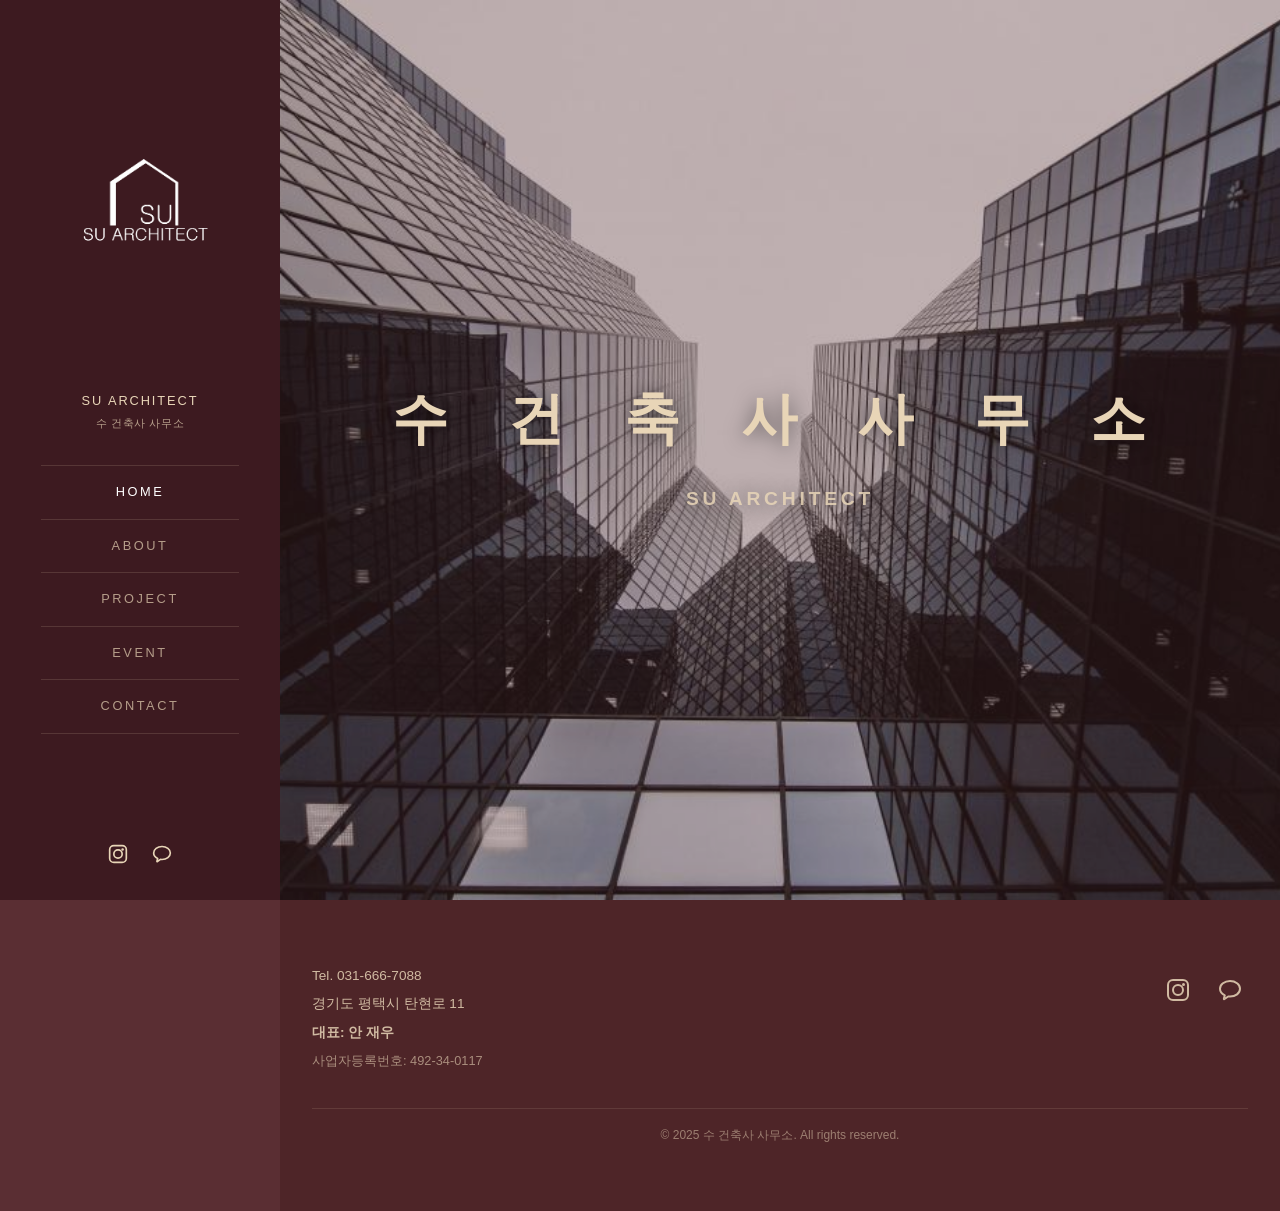
<file: index.html>
<!DOCTYPE html>
<html lang="ko">
<head>
  <meta charset="UTF-8">
  <meta name="viewport" content="width=device-width, initial-scale=1.0">
  <title>수 건축사 사무소 SU Architect | 평택·송탄 건축설계·감리·시공·인테리어</title>
  <meta name="description" content="평택 송탄에 위치한 수 건축사 사무소(SU Architect). 경기도·수도권 주택·근린생활시설·호텔 건축설계, 감리, 시공, 인테리어를 한 번에. 대표 안재우, Tel. 031-666-7088.">
  <meta name="keywords" content="수 건축사, SU Architect, 평택 건축사, 송탄 건축사, 경기도 건축설계, 수도권 건축사무소, 주택 설계, 단독주택 설계, 근린생활시설, 건축 감리, 건축 시공, 인테리어, 건설, 평택 인테리어">
  <meta name="author" content="수 건축사 사무소">
  <meta name="robots" content="index, follow">
  <meta name="theme-color" content="#4E2528">
  <link rel="canonical" href="https://www.su-space.com/">
  <link rel="icon" type="image/svg+xml" href="images/favicon.svg">
  <link rel="stylesheet" href="css/style.css">

  <!-- Open Graph -->
  <meta property="og:type" content="website">
  <meta property="og:site_name" content="수 건축사 사무소">
  <meta property="og:locale" content="ko_KR">
  <meta property="og:title" content="수 건축사 사무소 SU Architect | 평택·송탄 건축설계·감리·시공">
  <meta property="og:description" content="평택 송탄의 수 건축사 사무소. 경기도·수도권 주택·근린생활시설·호텔 설계, 감리, 시공, 인테리어를 한 번에.">
  <meta property="og:url" content="https://www.su-space.com/">
  <meta property="og:image" content="https://www.su-space.com/images/main.jpg">

  <!-- Twitter Card -->
  <meta name="twitter:card" content="summary_large_image">
  <meta name="twitter:title" content="수 건축사 사무소 SU Architect | 평택·송탄 건축설계·감리·시공">
  <meta name="twitter:description" content="평택 송탄의 수 건축사 사무소. 경기도·수도권 주택·근린생활시설·호텔 설계, 감리, 시공, 인테리어.">
  <meta name="twitter:image" content="https://www.su-space.com/images/main.jpg">

  <!-- Naver site verification placeholder (replace CONTENT after claiming the site in Naver Search Advisor) -->
  <!-- <meta name="naver-site-verification" content="YOUR_VERIFICATION_CODE"> -->
  <!-- Google site verification placeholder (replace CONTENT after claiming in Google Search Console) -->
  <!-- <meta name="google-site-verification" content="YOUR_VERIFICATION_CODE"> -->

  <!-- Structured Data: LocalBusiness / ArchitectureFirm -->
  <script type="application/ld+json">
  {
    "@context": "https://schema.org",
    "@type": ["LocalBusiness", "ProfessionalService"],
    "@id": "https://www.su-space.com/#organization",
    "name": "수 건축사 사무소",
    "alternateName": ["SU Architect", "수 건축사사무소"],
    "url": "https://www.su-space.com/",
    "logo": "https://www.su-space.com/images/logo.png",
    "image": "https://www.su-space.com/images/main.jpg",
    "description": "평택 송탄의 수 건축사 사무소. 경기도·수도권 지역의 주택, 근린생활시설, 호텔 등 건축설계·감리·시공·인테리어를 수행합니다.",
    "telephone": "+82-31-666-7088",
    "founder": "안 재우",
    "founder_alt": "Ahn Jae-woo",
    "foundingDate": "2021",
    "address": {
      "@type": "PostalAddress",
      "streetAddress": "탄현로 11",
      "addressLocality": "평택시",
      "addressRegion": "경기도",
      "addressCountry": "KR"
    },
    "areaServed": [
      { "@type": "City", "name": "평택시" },
      { "@type": "City", "name": "송탄" },
      { "@type": "AdministrativeArea", "name": "경기도" },
      { "@type": "AdministrativeArea", "name": "수도권" }
    ],
    "knowsAbout": [
      "건축설계", "건축 감리", "건축 시공", "인테리어",
      "단독주택", "주택 리모델링", "근린생활시설", "숙박시설", "호텔 설계"
    ],
    "sameAs": [
      "https://www.instagram.com/su_architect_/",
      "https://pf.kakao.com/_bUxlxan"
    ]
  }
  </script>
</head>
<body>

  <!-- No-JS fallback navigation -->
  <nav class="no-js-nav" aria-label="Main navigation (no-JS fallback)">
    <a href="index.html">Home</a>
    <a href="about.html">About</a>
    <a href="project.html">Project</a>
    <a href="event.html">Event</a>
    <a href="contact.html">Contact</a>
  </nav>

  <div class="site-layout">

    <!-- Sidebar -->
    <aside class="sidebar" aria-label="Site sidebar">
      <div class="sidebar-logo">
        <a href="index.html"><img src="images/logo.png" alt="SU Architect" class="sidebar-logo-img"></a>
      </div>
      <div class="sidebar-company">
        <div class="sidebar-company-en">SU Architect</div>
        <div class="sidebar-company-ko">수 건축사 사무소</div>
      </div>
      <nav class="sidebar-nav" aria-label="Main navigation">
        <a href="index.html" class="is-active">Home</a>
        <a href="about.html">About</a>
        <a href="project.html">Project</a>
        <a href="event.html">Event</a>
        <a href="contact.html">Contact</a>
      </nav>
      <div class="sidebar-social">
        <a href="https://www.instagram.com/su_architect_/" target="_blank" aria-label="Instagram">
          <svg viewBox="0 0 24 24" xmlns="http://www.w3.org/2000/svg"><rect x="2" y="2" width="20" height="20" rx="5" ry="5" fill="none" stroke="currentColor" stroke-width="2"/><circle cx="12" cy="12" r="5" fill="none" stroke="currentColor" stroke-width="2"/><circle cx="17.5" cy="6.5" r="1.5" fill="currentColor"/></svg>
        </a>
        <a href="https://pf.kakao.com/_bUxlxan" target="_blank" rel="noopener" class="kakao-link" aria-label="카카오톡 문의하기">
          <svg viewBox="0 0 24 24" xmlns="http://www.w3.org/2000/svg"><path d="M12 3C6.48 3 2 6.6 2 10.8c0 2.7 1.9 5.1 4.8 6.5l-.9 3.3c-.1.5.2.7.6.4l3.7-2.5c.6.1 1.2.1 1.8.1 5.5 0 10-3.4 10-7.8S17.5 3 12 3z" fill="none" stroke="currentColor" stroke-width="2" stroke-linejoin="round"/></svg>
        </a>
      </div>
    </aside>

    <!-- Hamburger Button (mobile) -->
    <button class="hamburger-btn" aria-label="Toggle navigation" aria-expanded="false">
      <div class="hamburger-icon"><span></span><span></span><span></span></div>
    </button>

    <!-- Navigation Overlay (mobile) -->
    <div class="nav-overlay" aria-hidden="true">
      <nav class="nav-links" aria-label="Main navigation">
        <a href="index.html">Home</a>
        <a href="about.html">About</a>
        <a href="project.html">Project</a>
        <a href="event.html">Event</a>
        <a href="contact.html">Contact</a>
      </nav>
    </div>

    <!-- Main Content -->
    <div class="main-content">
      <!-- Hero Section -->
      <section class="hero-section hero-with-bg">
        <h1 class="hero-title">수 건 축 사 사 무 소</h1>
        <p class="hero-subtitle">SU Architect</p>
      </section>

      <!-- Footer -->
      <footer class="site-footer">
        <div class="footer-inner">
          <div class="footer-top">
            <div class="footer-info">
              <p>Tel. 031-666-7088</p>
              <p>경기도 평택시 탄현로 11</p>
              <p class="footer-representative">대표: 안 재우</p>
              <p class="footer-registration">사업자등록번호: 492-34-0117</p>
            </div>
            <div class="footer-social">
              <a href="https://www.instagram.com/su_architect_/" target="_blank" class="social-link" aria-label="Instagram">
                <svg viewBox="0 0 24 24" xmlns="http://www.w3.org/2000/svg"><rect x="2" y="2" width="20" height="20" rx="5" ry="5" fill="none" stroke="currentColor" stroke-width="2"/><circle cx="12" cy="12" r="5" fill="none" stroke="currentColor" stroke-width="2"/><circle cx="17.5" cy="6.5" r="1.5" fill="currentColor"/></svg>
              </a>
              <a href="https://pf.kakao.com/_bUxlxan" target="_blank" rel="noopener" class="social-link social-link--kakao" aria-label="카카오톡 문의하기">
                <svg viewBox="0 0 24 24" xmlns="http://www.w3.org/2000/svg"><path d="M12 3C6.48 3 2 6.6 2 10.8c0 2.7 1.9 5.1 4.8 6.5l-.9 3.3c-.1.5.2.7.6.4l3.7-2.5c.6.1 1.2.1 1.8.1 5.5 0 10-3.4 10-7.8S17.5 3 12 3z" fill="none" stroke="currentColor" stroke-width="2" stroke-linejoin="round"/></svg>
              </a>
            </div>
          </div>
          <div class="footer-copyright">
            © 2025 수 건축사 사무소. All rights reserved.
          </div>
        </div>
      </footer>
    </div>

  </div>

  <script src="js/main.js"></script>
</body>
</html>
</file>
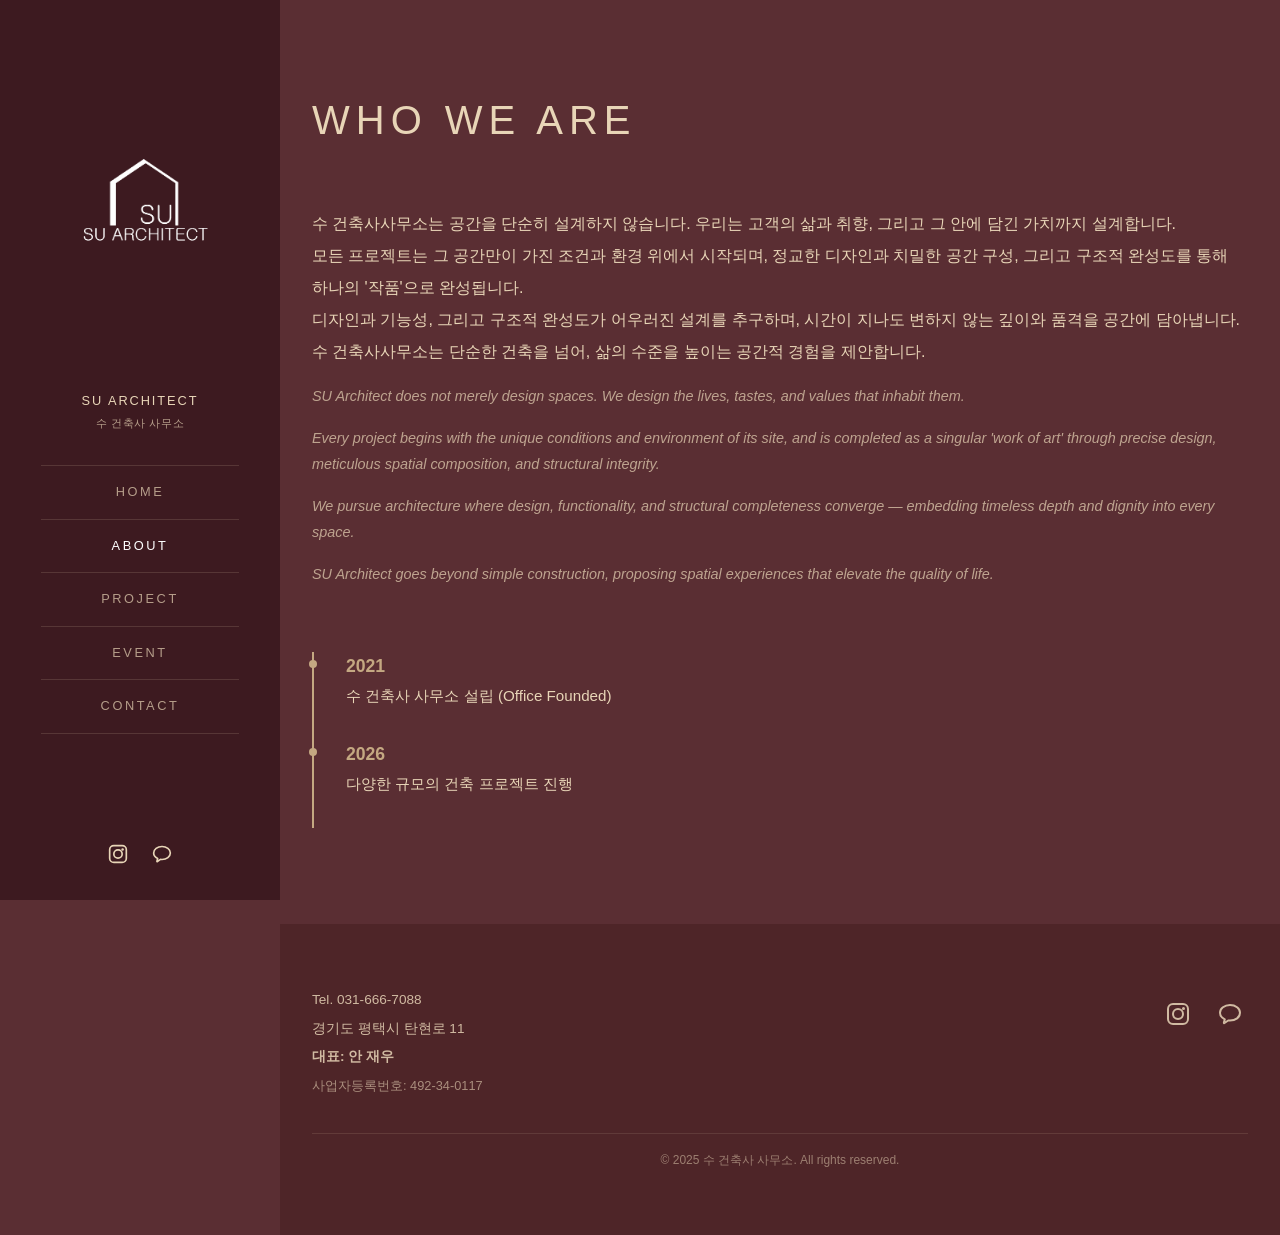
<file: about.html>
<!DOCTYPE html>
<html lang="ko">
<head>
  <meta charset="UTF-8">
  <meta name="viewport" content="width=device-width, initial-scale=1.0">
  <title>About | 수 건축사 사무소 SU Architect | 평택·송탄 건축사무소 소개</title>
  <meta name="description" content="2021년 설립, 평택 송탄의 수 건축사 사무소 소개. 대표 안재우. 경기도·수도권 주택·근린생활시설·호텔 건축설계·감리·시공·인테리어.">
  <meta name="keywords" content="수 건축사, SU Architect, 평택 건축사, 송탄 건축사, 경기도 건축설계, 수도권 건축사무소, 안재우, 건축사무소 소개">
  <meta name="author" content="수 건축사 사무소">
  <meta name="robots" content="index, follow">
  <meta name="theme-color" content="#4E2528">
  <link rel="canonical" href="https://www.su-space.com/about.html">
  <link rel="icon" type="image/svg+xml" href="images/favicon.svg">
  <link rel="stylesheet" href="css/style.css">

  <!-- Open Graph -->
  <meta property="og:type" content="website">
  <meta property="og:site_name" content="수 건축사 사무소">
  <meta property="og:locale" content="ko_KR">
  <meta property="og:title" content="About | 수 건축사 사무소 SU Architect">
  <meta property="og:description" content="2021년 설립, 평택 송탄의 수 건축사 사무소 소개. 경기도·수도권 주택·근린생활시설·호텔 건축설계·감리·시공·인테리어.">
  <meta property="og:url" content="https://www.su-space.com/about.html">
  <meta property="og:image" content="https://www.su-space.com/images/main.jpg">

  <!-- Twitter Card -->
  <meta name="twitter:card" content="summary_large_image">
  <meta name="twitter:title" content="About | 수 건축사 사무소 SU Architect">
  <meta name="twitter:description" content="2021년 설립, 평택 송탄의 수 건축사 사무소. 경기도·수도권 주택·근린생활시설 건축설계·감리·시공.">
  <meta name="twitter:image" content="https://www.su-space.com/images/main.jpg">
</head>
<body>

  <!-- No-JS fallback navigation -->
  <nav class="no-js-nav" aria-label="Main navigation (no-JS fallback)">
    <a href="index.html">Home</a>
    <a href="about.html">About</a>
    <a href="project.html">Project</a>
    <a href="event.html">Event</a>
    <a href="contact.html">Contact</a>
  </nav>

  <div class="site-layout">

    <!-- Sidebar -->
    <aside class="sidebar" aria-label="Site sidebar">
      <div class="sidebar-logo">
        <a href="index.html"><img src="images/logo.png" alt="SU Architect" class="sidebar-logo-img"></a>
      </div>
      <div class="sidebar-company">
        <div class="sidebar-company-en">SU Architect</div>
        <div class="sidebar-company-ko">수 건축사 사무소</div>
      </div>
      <nav class="sidebar-nav" aria-label="Main navigation">
        <a href="index.html">Home</a>
        <a href="about.html" class="is-active">About</a>
        <a href="project.html">Project</a>
        <a href="event.html">Event</a>
        <a href="contact.html">Contact</a>
      </nav>
      <div class="sidebar-social">
        <a href="https://www.instagram.com/su_architect_/" target="_blank" aria-label="Instagram">
          <svg viewBox="0 0 24 24" xmlns="http://www.w3.org/2000/svg"><rect x="2" y="2" width="20" height="20" rx="5" ry="5" fill="none" stroke="currentColor" stroke-width="2"/><circle cx="12" cy="12" r="5" fill="none" stroke="currentColor" stroke-width="2"/><circle cx="17.5" cy="6.5" r="1.5" fill="currentColor"/></svg>
        </a>
        <a href="https://pf.kakao.com/_bUxlxan" target="_blank" rel="noopener" class="kakao-link" aria-label="카카오톡 문의하기">
          <svg viewBox="0 0 24 24" xmlns="http://www.w3.org/2000/svg"><path d="M12 3C6.48 3 2 6.6 2 10.8c0 2.7 1.9 5.1 4.8 6.5l-.9 3.3c-.1.5.2.7.6.4l3.7-2.5c.6.1 1.2.1 1.8.1 5.5 0 10-3.4 10-7.8S17.5 3 12 3z" fill="none" stroke="currentColor" stroke-width="2" stroke-linejoin="round"/></svg>
        </a>
      </div>
    </aside>

    <!-- Hamburger Button (mobile) -->
    <button class="hamburger-btn" aria-label="Toggle navigation" aria-expanded="false">
      <div class="hamburger-icon"><span></span><span></span><span></span></div>
    </button>

    <!-- Navigation Overlay (mobile) -->
    <div class="nav-overlay" aria-hidden="true">
      <nav class="nav-links" aria-label="Main navigation">
        <a href="index.html">Home</a>
        <a href="about.html">About</a>
        <a href="project.html">Project</a>
        <a href="event.html">Event</a>
        <a href="contact.html">Contact</a>
      </nav>
    </div>

    <!-- Main Content -->
    <div class="main-content">
      <section class="page-section">
        <h1 class="section-header">WHO WE ARE</h1>

        <div class="about-content">
          <div>
            <p class="about-description">
              수 건축사사무소는 공간을 단순히 설계하지 않습니다.
              우리는 고객의 삶과 취향, 그리고 그 안에 담긴 가치까지 설계합니다.
            </p>
            <p class="about-description">
              모든 프로젝트는 그 공간만이 가진 조건과 환경 위에서 시작되며, 정교한 디자인과 치밀한 공간 구성, 그리고 구조적 완성도를 통해 하나의 '작품'으로 완성됩니다.
            </p>
            <p class="about-description">
              디자인과 기능성, 그리고 구조적 완성도가 어우러진 설계를 추구하며, 시간이 지나도 변하지 않는 깊이와 품격을 공간에 담아냅니다.
            </p>
            <p class="about-description">
              수 건축사사무소는 단순한 건축을 넘어, 삶의 수준을 높이는 공간적 경험을 제안합니다.
            </p>
            <p class="about-description-en">
              SU Architect does not merely design spaces.
              We design the lives, tastes, and values that inhabit them.
            </p>
            <p class="about-description-en">
              Every project begins with the unique conditions and environment of its site, and is completed as a singular 'work of art' through precise design, meticulous spatial composition, and structural integrity.
            </p>
            <p class="about-description-en">
              We pursue architecture where design, functionality, and structural completeness converge — embedding timeless depth and dignity into every space.
            </p>
            <p class="about-description-en">
              SU Architect goes beyond simple construction, proposing spatial experiences that elevate the quality of life.
            </p>
          </div>

          <div class="about-timeline">
            <div class="timeline-item">
              <div class="timeline-year">2021</div>
              <div class="timeline-desc">수 건축사 사무소 설립 (Office Founded)</div>
            </div>
            <div class="timeline-item">
              <div class="timeline-year">2026</div>
              <div class="timeline-desc">다양한 규모의 건축 프로젝트 진행</div>
            </div>
          </div>
        </div>
      </section>

      <!-- Footer -->
      <footer class="site-footer">
        <div class="footer-inner">
          <div class="footer-top">
            <div class="footer-info">
              <p>Tel. 031-666-7088</p>
              <p>경기도 평택시 탄현로 11</p>
              <p class="footer-representative">대표: 안 재우</p>
              <p class="footer-registration">사업자등록번호: 492-34-0117</p>
            </div>
            <div class="footer-social">
              <a href="https://www.instagram.com/su_architect_/" target="_blank" class="social-link" aria-label="Instagram">
                <svg viewBox="0 0 24 24" xmlns="http://www.w3.org/2000/svg"><rect x="2" y="2" width="20" height="20" rx="5" ry="5" fill="none" stroke="currentColor" stroke-width="2"/><circle cx="12" cy="12" r="5" fill="none" stroke="currentColor" stroke-width="2"/><circle cx="17.5" cy="6.5" r="1.5" fill="currentColor"/></svg>
              </a>
              <a href="https://pf.kakao.com/_bUxlxan" target="_blank" rel="noopener" class="social-link social-link--kakao" aria-label="카카오톡 문의하기">
                <svg viewBox="0 0 24 24" xmlns="http://www.w3.org/2000/svg"><path d="M12 3C6.48 3 2 6.6 2 10.8c0 2.7 1.9 5.1 4.8 6.5l-.9 3.3c-.1.5.2.7.6.4l3.7-2.5c.6.1 1.2.1 1.8.1 5.5 0 10-3.4 10-7.8S17.5 3 12 3z" fill="none" stroke="currentColor" stroke-width="2" stroke-linejoin="round"/></svg>
              </a>
            </div>
          </div>
          <div class="footer-copyright">
            © 2025 수 건축사 사무소. All rights reserved.
          </div>
        </div>
      </footer>
    </div>

  </div>

  <script src="js/main.js"></script>
</body>
</html>
</file>
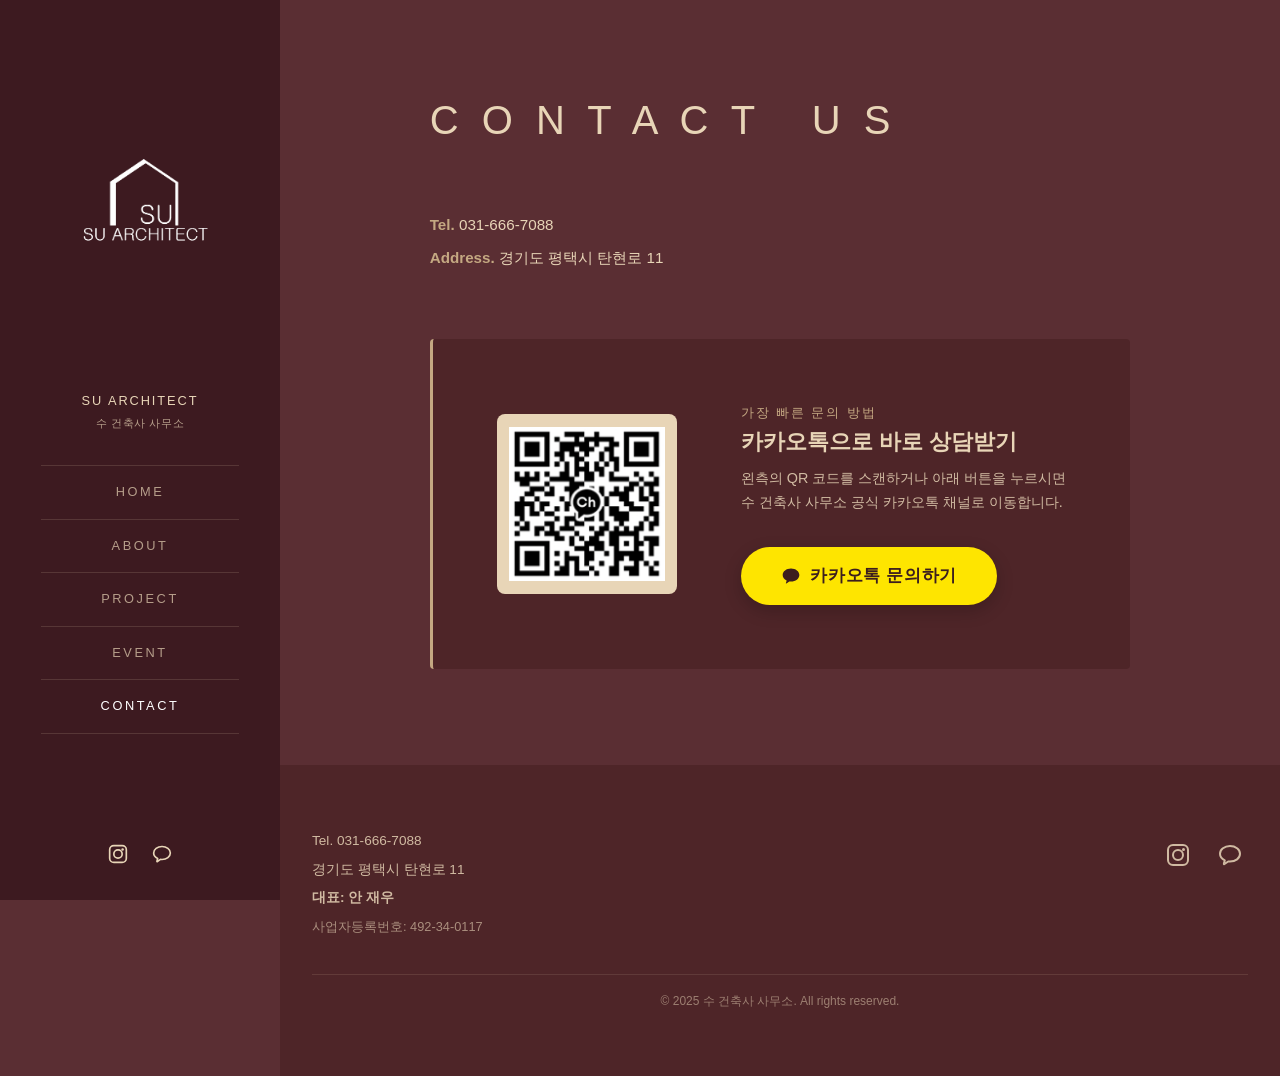
<file: contact.html>
<!DOCTYPE html>
<html lang="ko">
<head>
  <meta charset="UTF-8">
  <meta name="viewport" content="width=device-width, initial-scale=1.0">
  <title>Contact | 수 건축사 사무소 SU Architect | 평택 송탄 건축사무소 문의</title>
  <meta name="description" content="평택 송탄 탄현로 11에 위치한 수 건축사 사무소. Tel. 031-666-7088. 카카오톡 채널로 바로 상담받으세요. 대표 안재우.">
  <meta name="keywords" content="수 건축사 연락처, 평택 건축사무소 문의, 송탄 건축사 전화, 경기도 건축설계 상담, 수 건축사 카카오톡, 안재우, 평택 탄현로">
  <meta name="author" content="수 건축사 사무소">
  <meta name="robots" content="index, follow">
  <meta name="theme-color" content="#4E2528">
  <link rel="canonical" href="https://www.su-space.com/contact.html">
  <link rel="icon" type="image/svg+xml" href="images/favicon.svg">
  <link rel="stylesheet" href="css/style.css">

  <!-- Open Graph -->
  <meta property="og:type" content="website">
  <meta property="og:site_name" content="수 건축사 사무소">
  <meta property="og:locale" content="ko_KR">
  <meta property="og:title" content="Contact | 수 건축사 사무소 SU Architect">
  <meta property="og:description" content="평택 송탄 탄현로 11. Tel. 031-666-7088. 카카오톡 채널로 바로 상담 가능.">
  <meta property="og:url" content="https://www.su-space.com/contact.html">
  <meta property="og:image" content="https://www.su-space.com/images/main.jpg">

  <!-- Twitter Card -->
  <meta name="twitter:card" content="summary_large_image">
  <meta name="twitter:title" content="Contact | 수 건축사 사무소 SU Architect">
  <meta name="twitter:description" content="평택 송탄 탄현로 11. Tel. 031-666-7088. 카카오톡 채널로 바로 상담 가능.">
  <meta name="twitter:image" content="https://www.su-space.com/images/main.jpg">
</head>
<body>

  <!-- No-JS fallback navigation -->
  <nav class="no-js-nav" aria-label="Main navigation (no-JS fallback)">
    <a href="index.html">Home</a>
    <a href="about.html">About</a>
    <a href="project.html">Project</a>
    <a href="event.html">Event</a>
    <a href="contact.html">Contact</a>
  </nav>

  <div class="site-layout">

    <!-- Sidebar -->
    <aside class="sidebar" aria-label="Site sidebar">
      <div class="sidebar-logo">
        <a href="index.html"><img src="images/logo.png" alt="SU Architect" class="sidebar-logo-img"></a>
      </div>
      <div class="sidebar-company">
        <div class="sidebar-company-en">SU Architect</div>
        <div class="sidebar-company-ko">수 건축사 사무소</div>
      </div>
      <nav class="sidebar-nav" aria-label="Main navigation">
        <a href="index.html">Home</a>
        <a href="about.html">About</a>
        <a href="project.html">Project</a>
        <a href="event.html">Event</a>
        <a href="contact.html" class="is-active">Contact</a>
      </nav>
      <div class="sidebar-social">
        <a href="https://www.instagram.com/su_architect_/" target="_blank" aria-label="Instagram">
          <svg viewBox="0 0 24 24" xmlns="http://www.w3.org/2000/svg"><rect x="2" y="2" width="20" height="20" rx="5" ry="5" fill="none" stroke="currentColor" stroke-width="2"/><circle cx="12" cy="12" r="5" fill="none" stroke="currentColor" stroke-width="2"/><circle cx="17.5" cy="6.5" r="1.5" fill="currentColor"/></svg>
        </a>
        <a href="https://pf.kakao.com/_bUxlxan" target="_blank" rel="noopener" class="kakao-link" aria-label="카카오톡 문의하기">
          <svg viewBox="0 0 24 24" xmlns="http://www.w3.org/2000/svg"><path d="M12 3C6.48 3 2 6.6 2 10.8c0 2.7 1.9 5.1 4.8 6.5l-.9 3.3c-.1.5.2.7.6.4l3.7-2.5c.6.1 1.2.1 1.8.1 5.5 0 10-3.4 10-7.8S17.5 3 12 3z" fill="none" stroke="currentColor" stroke-width="2" stroke-linejoin="round"/></svg>
        </a>
      </div>
    </aside>

    <!-- Hamburger Button (mobile) -->
    <button class="hamburger-btn" aria-label="Toggle navigation" aria-expanded="false">
      <div class="hamburger-icon"><span></span><span></span><span></span></div>
    </button>

    <!-- Navigation Overlay (mobile) -->
    <div class="nav-overlay" aria-hidden="true">
      <nav class="nav-links" aria-label="Main navigation">
        <a href="index.html">Home</a>
        <a href="about.html">About</a>
        <a href="project.html">Project</a>
        <a href="event.html">Event</a>
        <a href="contact.html">Contact</a>
      </nav>
    </div>

    <!-- Main Content -->
    <div class="main-content">
      <section class="page-section contact-page">
        <h1 class="section-header">C O N T A C T &nbsp; U S</h1>

        <div class="contact-info">
          <p><span class="contact-label">Tel.</span> 031-666-7088</p>
          <p><span class="contact-label">Address.</span> 경기도 평택시 탄현로 11</p>
        </div>

        <div class="kakao-contact">
          <div class="kakao-contact-media">
            <img src="images/kakaochannel.png" alt="카카오톡 채널 QR" class="kakao-contact-img">
          </div>
          <div class="kakao-contact-body">
            <p class="kakao-contact-lead">가장 빠른 문의 방법</p>
            <h2 class="kakao-contact-title">카카오톡으로 바로 상담받기</h2>
            <p class="kakao-contact-desc">
              왼측의 QR 코드를 스캔하거나 아래 버튼을 누르시면
              <br>수 건축사 사무소 공식 카카오톡 채널로 이동합니다.
            </p>
            <a href="https://pf.kakao.com/_bUxlxan" target="_blank" rel="noopener" class="kakao-cta kakao-cta--lg">
              <span class="kakao-cta-icon" aria-hidden="true">
                <svg viewBox="0 0 24 24" xmlns="http://www.w3.org/2000/svg" fill="currentColor">
                  <path d="M12 3C6.48 3 2 6.48 2 10.8c0 2.79 1.9 5.24 4.76 6.63-.21.78-.76 2.84-.87 3.28-.14.55.2.54.42.39.17-.11 2.7-1.84 3.79-2.58.62.09 1.25.14 1.9.14 5.52 0 10-3.48 10-7.86S17.52 3 12 3z"/>
                </svg>
              </span>
              카카오톡 문의하기
            </a>
          </div>
        </div>
      </section>

      <!-- Footer -->
      <footer class="site-footer">
        <div class="footer-inner">
          <div class="footer-top">
            <div class="footer-info">
              <p>Tel. 031-666-7088</p>
              <p>경기도 평택시 탄현로 11</p>
              <p class="footer-representative">대표: 안 재우</p>
              <p class="footer-registration">사업자등록번호: 492-34-0117</p>
            </div>
            <div class="footer-social">
              <a href="https://www.instagram.com/su_architect_/" target="_blank" class="social-link" aria-label="Instagram">
                <svg viewBox="0 0 24 24" xmlns="http://www.w3.org/2000/svg"><rect x="2" y="2" width="20" height="20" rx="5" ry="5" fill="none" stroke="currentColor" stroke-width="2"/><circle cx="12" cy="12" r="5" fill="none" stroke="currentColor" stroke-width="2"/><circle cx="17.5" cy="6.5" r="1.5" fill="currentColor"/></svg>
              </a>
              <a href="https://pf.kakao.com/_bUxlxan" target="_blank" rel="noopener" class="social-link social-link--kakao" aria-label="카카오톡 문의하기">
                <svg viewBox="0 0 24 24" xmlns="http://www.w3.org/2000/svg"><path d="M12 3C6.48 3 2 6.6 2 10.8c0 2.7 1.9 5.1 4.8 6.5l-.9 3.3c-.1.5.2.7.6.4l3.7-2.5c.6.1 1.2.1 1.8.1 5.5 0 10-3.4 10-7.8S17.5 3 12 3z" fill="none" stroke="currentColor" stroke-width="2" stroke-linejoin="round"/></svg>
              </a>
            </div>
          </div>
          <div class="footer-copyright">
            © 2025 수 건축사 사무소. All rights reserved.
          </div>
        </div>
      </footer>
    </div>

  </div>

  <script src="js/main.js"></script>
</body>
</html>
</file>
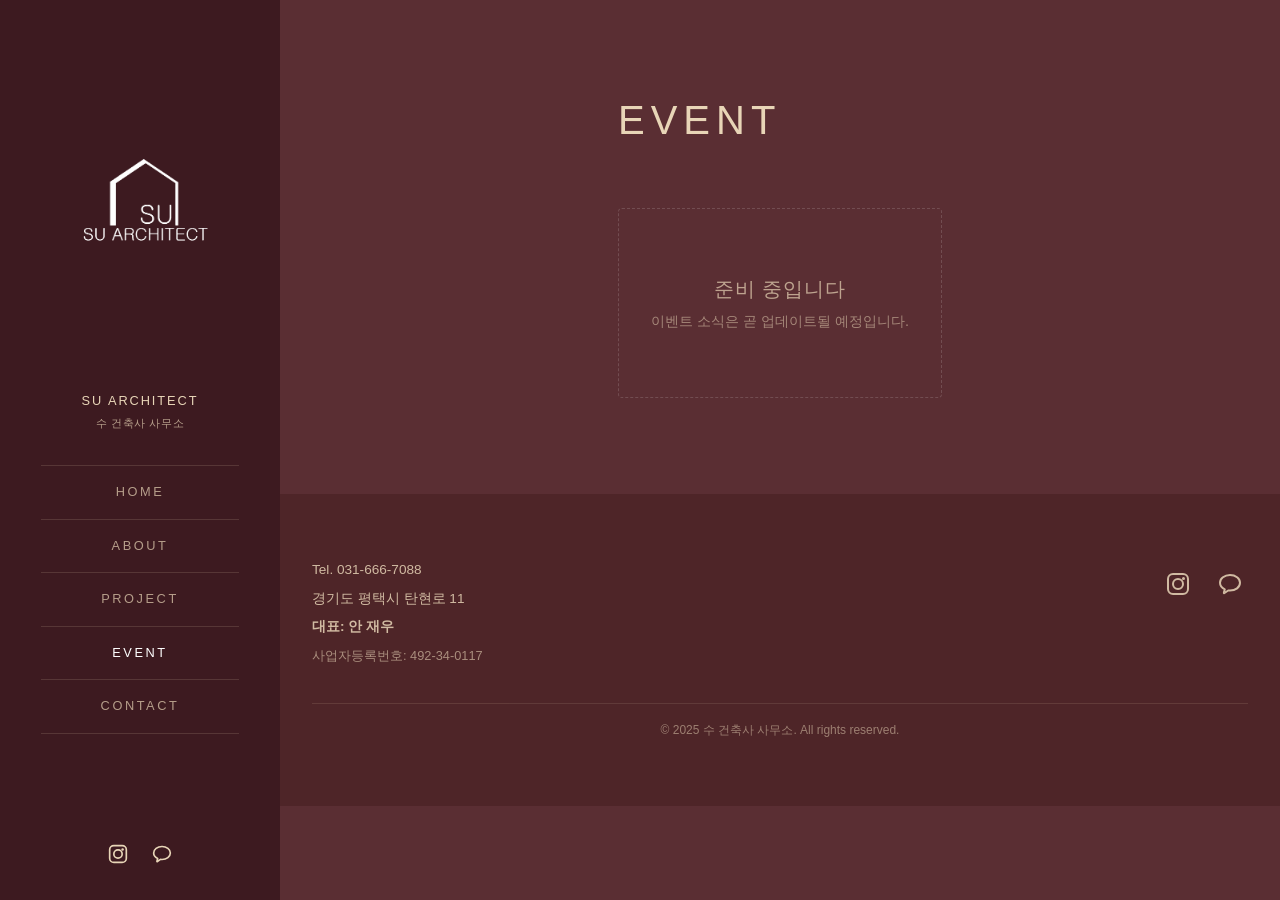
<file: event.html>
<!DOCTYPE html>
<html lang="ko">
<head>
  <meta charset="UTF-8">
  <meta name="viewport" content="width=device-width, initial-scale=1.0">
  <title>Event | 수 건축사 사무소 SU Architect | 평택 건축사무소 소식·이벤트</title>
  <meta name="description" content="수 건축사 사무소의 이벤트, 공지, 프로젝트 착공·준공 소식 안내 페이지. 평택·경기도·수도권 건축 현장 이야기를 전합니다.">
  <meta name="keywords" content="수 건축사 소식, 평택 건축사무소 이벤트, 송탄 건축 공지, 건축 착공, 준공, 대한민국 건축대전, 수도권 건축 현장">
  <meta name="author" content="수 건축사 사무소">
  <meta name="robots" content="index, follow">
  <meta name="theme-color" content="#4E2528">
  <link rel="canonical" href="https://www.su-space.com/event.html">
  <link rel="icon" type="image/svg+xml" href="images/favicon.svg">
  <link rel="stylesheet" href="css/style.css">

  <!-- Open Graph -->
  <meta property="og:type" content="website">
  <meta property="og:site_name" content="수 건축사 사무소">
  <meta property="og:locale" content="ko_KR">
  <meta property="og:title" content="Event | 수 건축사 사무소 SU Architect">
  <meta property="og:description" content="평택·경기도·수도권 건축 현장 이야기와 수 건축사 사무소의 최신 소식.">
  <meta property="og:url" content="https://www.su-space.com/event.html">
  <meta property="og:image" content="https://www.su-space.com/images/main.jpg">

  <!-- Twitter Card -->
  <meta name="twitter:card" content="summary_large_image">
  <meta name="twitter:title" content="Event | 수 건축사 사무소 SU Architect">
  <meta name="twitter:description" content="평택·경기도·수도권 건축 현장 이야기와 수 건축사 사무소의 최신 소식.">
  <meta name="twitter:image" content="https://www.su-space.com/images/main.jpg">
</head>
<body>

  <!-- No-JS fallback navigation -->
  <nav class="no-js-nav" aria-label="Main navigation (no-JS fallback)">
    <a href="index.html">Home</a>
    <a href="about.html">About</a>
    <a href="project.html">Project</a>
    <a href="event.html">Event</a>
    <a href="contact.html">Contact</a>
  </nav>

  <div class="site-layout">

    <!-- Sidebar -->
    <aside class="sidebar" aria-label="Site sidebar">
      <div class="sidebar-logo">
        <a href="index.html"><img src="images/logo.png" alt="SU Architect" class="sidebar-logo-img"></a>
      </div>
      <div class="sidebar-company">
        <div class="sidebar-company-en">SU Architect</div>
        <div class="sidebar-company-ko">수 건축사 사무소</div>
      </div>
      <nav class="sidebar-nav" aria-label="Main navigation">
        <a href="index.html">Home</a>
        <a href="about.html">About</a>
        <a href="project.html">Project</a>
        <a href="event.html" class="is-active">Event</a>
        <a href="contact.html">Contact</a>
      </nav>
      <div class="sidebar-social">
        <a href="https://www.instagram.com/su_architect_/" target="_blank" aria-label="Instagram">
          <svg viewBox="0 0 24 24" xmlns="http://www.w3.org/2000/svg"><rect x="2" y="2" width="20" height="20" rx="5" ry="5" fill="none" stroke="currentColor" stroke-width="2"/><circle cx="12" cy="12" r="5" fill="none" stroke="currentColor" stroke-width="2"/><circle cx="17.5" cy="6.5" r="1.5" fill="currentColor"/></svg>
        </a>
        <a href="https://pf.kakao.com/_bUxlxan" target="_blank" rel="noopener" class="kakao-link" aria-label="카카오톡 문의하기">
          <svg viewBox="0 0 24 24" xmlns="http://www.w3.org/2000/svg"><path d="M12 3C6.48 3 2 6.6 2 10.8c0 2.7 1.9 5.1 4.8 6.5l-.9 3.3c-.1.5.2.7.6.4l3.7-2.5c.6.1 1.2.1 1.8.1 5.5 0 10-3.4 10-7.8S17.5 3 12 3z" fill="none" stroke="currentColor" stroke-width="2" stroke-linejoin="round"/></svg>
        </a>
      </div>
    </aside>

    <!-- Hamburger Button (mobile) -->
    <button class="hamburger-btn" aria-label="Toggle navigation" aria-expanded="false">
      <div class="hamburger-icon"><span></span><span></span><span></span></div>
    </button>

    <!-- Navigation Overlay (mobile) -->
    <div class="nav-overlay" aria-hidden="true">
      <nav class="nav-links" aria-label="Main navigation">
        <a href="index.html">Home</a>
        <a href="about.html">About</a>
        <a href="project.html">Project</a>
        <a href="event.html">Event</a>
        <a href="contact.html">Contact</a>
      </nav>
    </div>

    <!-- Main Content -->
    <div class="main-content">
      <section class="page-section">
        <h1 class="section-header">EVENT</h1>

        <div class="blog-list" id="blogList">
          <!-- 투고 준비 중 안내 (추후 블로그 카드 추가 예정) -->
          <div class="blog-empty" role="status" aria-live="polite">
            <p class="blog-empty-title">준비 중입니다</p>
            <p class="blog-empty-desc">이벤트 소식은 곧 업데이트될 예정입니다.</p>
          </div>
        </div>
      </section>

      <!-- Blog Modal -->
      <div class="blog-modal" id="blogModal" aria-hidden="true">
        <div class="blog-modal-backdrop"></div>
        <div class="blog-modal-content">
          <button class="blog-modal-close" aria-label="닫기">&times;</button>
          <div class="blog-modal-body">
            <div class="blog-modal-image" id="blogModalImages"></div>
            <div class="blog-modal-info">
              <span class="blog-modal-date" id="blogModalDate"></span>
              <h2 class="blog-modal-title" id="blogModalTitle"></h2>
              <div class="blog-modal-text" id="blogModalText"></div>
            </div>
          </div>
        </div>
      </div>

      <!-- Footer -->
      <footer class="site-footer">
        <div class="footer-inner">
          <div class="footer-top">
            <div class="footer-info">
              <p>Tel. 031-666-7088</p>
              <p>경기도 평택시 탄현로 11</p>
              <p class="footer-representative">대표: 안 재우</p>
              <p class="footer-registration">사업자등록번호: 492-34-0117</p>
            </div>
            <div class="footer-social">
              <a href="https://www.instagram.com/su_architect_/" target="_blank" class="social-link" aria-label="Instagram">
                <svg viewBox="0 0 24 24" xmlns="http://www.w3.org/2000/svg"><rect x="2" y="2" width="20" height="20" rx="5" ry="5" fill="none" stroke="currentColor" stroke-width="2"/><circle cx="12" cy="12" r="5" fill="none" stroke="currentColor" stroke-width="2"/><circle cx="17.5" cy="6.5" r="1.5" fill="currentColor"/></svg>
              </a>
              <a href="https://pf.kakao.com/_bUxlxan" target="_blank" rel="noopener" class="social-link social-link--kakao" aria-label="카카오톡 문의하기">
                <svg viewBox="0 0 24 24" xmlns="http://www.w3.org/2000/svg"><path d="M12 3C6.48 3 2 6.6 2 10.8c0 2.7 1.9 5.1 4.8 6.5l-.9 3.3c-.1.5.2.7.6.4l3.7-2.5c.6.1 1.2.1 1.8.1 5.5 0 10-3.4 10-7.8S17.5 3 12 3z" fill="none" stroke="currentColor" stroke-width="2" stroke-linejoin="round"/></svg>
              </a>
            </div>
          </div>
          <div class="footer-copyright">
            © 2025 수 건축사 사무소. All rights reserved.
          </div>
        </div>
      </footer>
    </div>

  </div>

  <script src="js/main.js"></script>
</body>
</html>
</file>
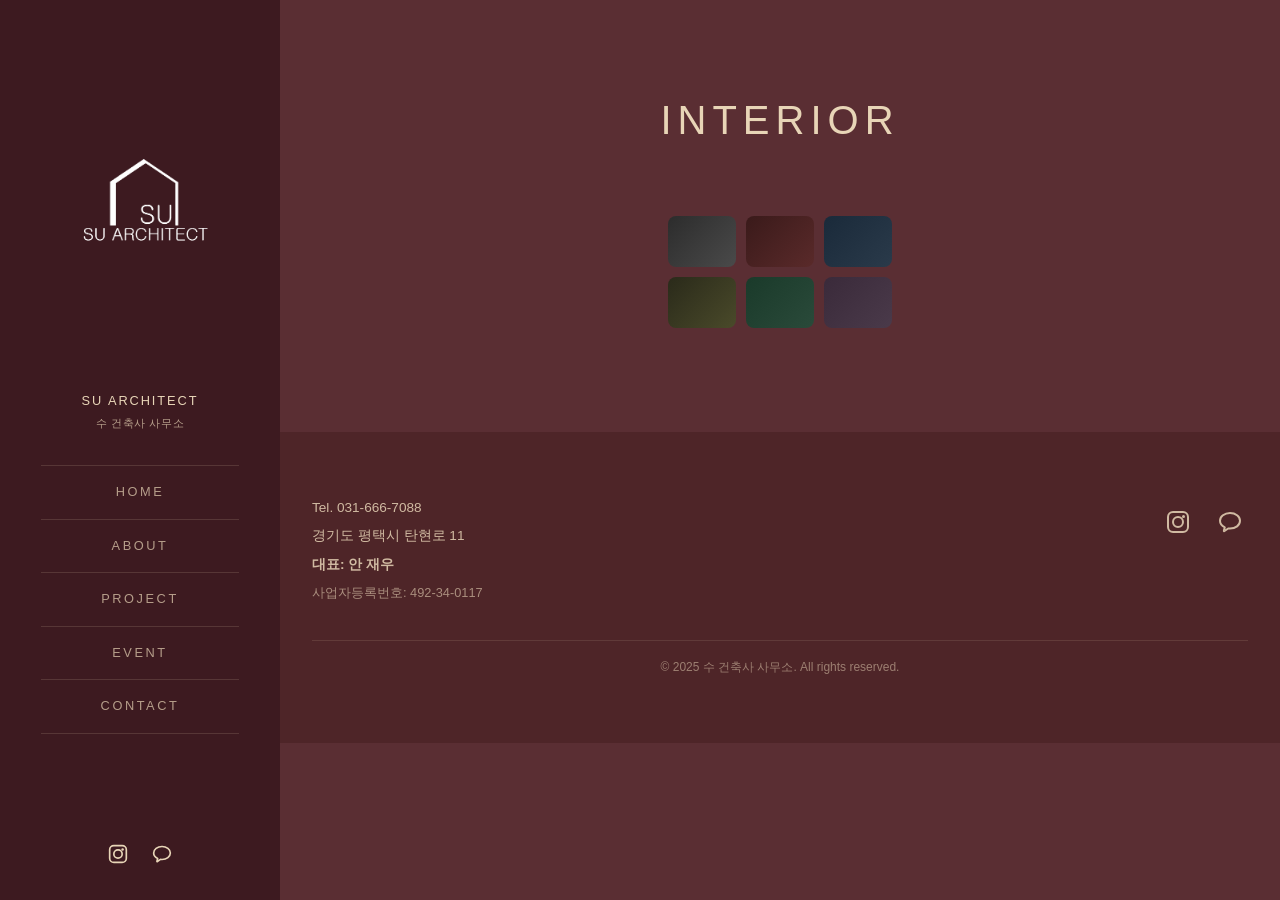
<file: interior.html>
<!DOCTYPE html>
<html lang="ko">
<head>
  <meta charset="UTF-8">
  <meta name="viewport" content="width=device-width, initial-scale=1.0">
  <title>Interior | 수 건축사 사무소 SU Architect | 평택·경기도 인테리어 설계·시공</title>
  <meta name="description" content="평택 송탄의 수 건축사 사무소 인테리어 설계·시공 포트폴리오. 경기도·수도권 주거·상업공간 인테리어, 리모델링까지 일괄 진행.">
  <meta name="keywords" content="평택 인테리어, 송탄 인테리어, 경기도 인테리어, 수도권 인테리어, 주택 인테리어, 상업공간 인테리어, 인테리어 설계, 인테리어 시공, 리모델링, 수 건축사 인테리어">
  <meta name="author" content="수 건축사 사무소">
  <meta name="robots" content="index, follow">
  <meta name="theme-color" content="#4E2528">
  <link rel="canonical" href="https://www.su-space.com/interior.html">
  <link rel="icon" type="image/svg+xml" href="images/favicon.svg">
  <link rel="stylesheet" href="css/style.css">

  <!-- Open Graph -->
  <meta property="og:type" content="website">
  <meta property="og:site_name" content="수 건축사 사무소">
  <meta property="og:locale" content="ko_KR">
  <meta property="og:title" content="Interior | 수 건축사 사무소 SU Architect">
  <meta property="og:description" content="평택·경기도·수도권 주거·상업공간 인테리어 설계·시공·리모델링.">
  <meta property="og:url" content="https://www.su-space.com/interior.html">
  <meta property="og:image" content="https://www.su-space.com/images/main.jpg">

  <!-- Twitter Card -->
  <meta name="twitter:card" content="summary_large_image">
  <meta name="twitter:title" content="Interior | 수 건축사 사무소 SU Architect">
  <meta name="twitter:description" content="평택·경기도·수도권 주거·상업공간 인테리어 설계·시공·리모델링.">
  <meta name="twitter:image" content="https://www.su-space.com/images/main.jpg">
</head>
<body>

  <!-- No-JS fallback navigation -->
  <nav class="no-js-nav" aria-label="Main navigation (no-JS fallback)">
    <a href="index.html">Home</a>
    <a href="about.html">About</a>
    <a href="project.html">Project</a>
    <a href="event.html">Event</a>
    <a href="contact.html">Contact</a>
  </nav>

  <div class="site-layout">

    <!-- Sidebar -->
    <aside class="sidebar" aria-label="Site sidebar">
      <div class="sidebar-logo">
        <a href="index.html"><img src="images/logo.png" alt="SU Architect" class="sidebar-logo-img"></a>
      </div>
      <div class="sidebar-company">
        <div class="sidebar-company-en">SU Architect</div>
        <div class="sidebar-company-ko">수 건축사 사무소</div>
      </div>
      <nav class="sidebar-nav" aria-label="Main navigation">
        <a href="index.html">Home</a>
        <a href="about.html">About</a>
        <a href="project.html">Project</a>
        <a href="event.html">Event</a>
        <a href="contact.html">Contact</a>
      </nav>
      <div class="sidebar-social">
        <a href="https://www.instagram.com/su_architect_/" target="_blank" aria-label="Instagram">
          <svg viewBox="0 0 24 24" xmlns="http://www.w3.org/2000/svg"><rect x="2" y="2" width="20" height="20" rx="5" ry="5" fill="none" stroke="currentColor" stroke-width="2"/><circle cx="12" cy="12" r="5" fill="none" stroke="currentColor" stroke-width="2"/><circle cx="17.5" cy="6.5" r="1.5" fill="currentColor"/></svg>
        </a>
        <a href="https://pf.kakao.com/_bUxlxan" target="_blank" rel="noopener" class="kakao-link" aria-label="카카오톡 문의하기">
          <svg viewBox="0 0 24 24" xmlns="http://www.w3.org/2000/svg"><path d="M12 3C6.48 3 2 6.6 2 10.8c0 2.7 1.9 5.1 4.8 6.5l-.9 3.3c-.1.5.2.7.6.4l3.7-2.5c.6.1 1.2.1 1.8.1 5.5 0 10-3.4 10-7.8S17.5 3 12 3z" fill="none" stroke="currentColor" stroke-width="2" stroke-linejoin="round"/></svg>
        </a>
      </div>
    </aside>

    <!-- Hamburger Button (mobile) -->
    <button class="hamburger-btn" aria-label="Toggle navigation" aria-expanded="false">
      <div class="hamburger-icon"><span></span><span></span><span></span></div>
    </button>

    <!-- Navigation Overlay (mobile) -->
    <div class="nav-overlay" aria-hidden="true">
      <nav class="nav-links" aria-label="Main navigation">
        <a href="index.html">Home</a>
        <a href="about.html">About</a>
        <a href="project.html">Project</a>
        <a href="event.html">Event</a>
        <a href="contact.html">Contact</a>
      </nav>
    </div>

    <!-- Main Content -->
    <div class="main-content">
      <section class="page-section">
        <h1 class="section-header">INTERIOR</h1>

        <div class="gallery-grid">
          <div class="gallery-item">
            <div class="gallery-image"></div>
            <div class="gallery-overlay"><span class="gallery-title">평택 주거 인테리어</span></div>
          </div>
          <div class="gallery-item">
            <div class="gallery-image"></div>
            <div class="gallery-overlay"><span class="gallery-title">고덕 카페 인테리어</span></div>
          </div>
          <div class="gallery-item">
            <div class="gallery-image"></div>
            <div class="gallery-overlay"><span class="gallery-title">용인 사무실 인테리어</span></div>
          </div>
          <div class="gallery-item">
            <div class="gallery-image"></div>
            <div class="gallery-overlay"><span class="gallery-title">수원 아파트 리모델링</span></div>
          </div>
          <div class="gallery-item">
            <div class="gallery-image"></div>
            <div class="gallery-overlay"><span class="gallery-title">화성 상업공간 인테리어</span></div>
          </div>
          <div class="gallery-item">
            <div class="gallery-image"></div>
            <div class="gallery-overlay"><span class="gallery-title">안성 주택 인테리어</span></div>
          </div>
        </div>
      </section>

      <!-- Footer -->
      <footer class="site-footer">
        <div class="footer-inner">
          <div class="footer-top">
            <div class="footer-info">
              <p>Tel. 031-666-7088</p>
              <p>경기도 평택시 탄현로 11</p>
              <p class="footer-representative">대표: 안 재우</p>
              <p class="footer-registration">사업자등록번호: 492-34-0117</p>
            </div>
            <div class="footer-social">
              <a href="https://www.instagram.com/su_architect_/" target="_blank" class="social-link" aria-label="Instagram">
                <svg viewBox="0 0 24 24" xmlns="http://www.w3.org/2000/svg"><rect x="2" y="2" width="20" height="20" rx="5" ry="5" fill="none" stroke="currentColor" stroke-width="2"/><circle cx="12" cy="12" r="5" fill="none" stroke="currentColor" stroke-width="2"/><circle cx="17.5" cy="6.5" r="1.5" fill="currentColor"/></svg>
              </a>
              <a href="https://pf.kakao.com/_bUxlxan" target="_blank" rel="noopener" class="social-link social-link--kakao" aria-label="카카오톡 문의하기">
                <svg viewBox="0 0 24 24" xmlns="http://www.w3.org/2000/svg"><path d="M12 3C6.48 3 2 6.6 2 10.8c0 2.7 1.9 5.1 4.8 6.5l-.9 3.3c-.1.5.2.7.6.4l3.7-2.5c.6.1 1.2.1 1.8.1 5.5 0 10-3.4 10-7.8S17.5 3 12 3z" fill="none" stroke="currentColor" stroke-width="2" stroke-linejoin="round"/></svg>
              </a>
            </div>
          </div>
          <div class="footer-copyright">
            © 2025 수 건축사 사무소. All rights reserved.
          </div>
        </div>
      </footer>
    </div>

  </div>

  <script src="js/main.js"></script>
</body>
</html>
</file>
<file: css/style.css>
/* ==========================================================================
   SU Architect — style.css
   SU 건축사 사무소
   ========================================================================== */

/* ---------- CSS Custom Properties ---------- */
:root {
  --color-dark-red: #4E2528;
  --color-darker-red: #5A2E33;
  --color-bright-red: #C4A882;
  --color-accent-red: #D4B896;
  --color-white: #FFFFFF;
  --color-off-white: #F5F5F5;
  --color-text: #333333;
  --color-cream: #E8D5B7;
  --color-cream-light: rgba(232, 213, 183, 0.85);

  --color-sidebar-bg: #3D1A20;
  --color-sidebar-text: rgba(232, 213, 183, 0.7);
  --color-sidebar-text-active: #E8D5B7;

  --sidebar-width: 280px;

  --font-heading: 'Helvetica Neue', Arial, sans-serif;
  --font-body: 'Noto Sans KR', 'Helvetica Neue', Arial, sans-serif;

  --space-xs: 0.25rem;
  --space-sm: 0.5rem;
  --space-md: 1rem;
  --space-lg: 2rem;
  --space-xl: 4rem;
  --space-2xl: 6rem;
}

/* ---------- CSS Reset / Base Styles ---------- */
*,
*::before,
*::after {
  margin: 0;
  padding: 0;
  box-sizing: border-box;
}

html {
  font-size: 100%;
  scroll-behavior: smooth;
}

body {
  font-family: var(--font-body);
  font-size: 1rem;
  line-height: 1.6;
  color: var(--color-cream);
  background-color: var(--color-darker-red);
  -webkit-font-smoothing: antialiased;
  -moz-osx-font-smoothing: grayscale;
}

img {
  max-width: 100%;
  height: auto;
  display: block;
}

a {
  color: inherit;
  text-decoration: none;
}

ul, ol {
  list-style: none;
}

h1, h2, h3, h4, h5, h6 {
  font-family: var(--font-heading);
  line-height: 1.2;
}

button, input, textarea {
  font: inherit;
  color: inherit;
  border: none;
  background: none;
}

/* ---------- No-JS Fallback Nav ---------- */
.no-js-nav {
  background-color: var(--color-dark-red);
  padding: var(--space-sm) var(--space-md);
  display: flex;
  flex-wrap: wrap;
  gap: var(--space-sm);
  justify-content: center;
}

.no-js-nav a {
  color: var(--color-cream);
  font-family: var(--font-heading);
  font-size: 0.9rem;
  letter-spacing: 0.05em;
  padding: var(--space-xs) var(--space-sm);
}

.no-js-nav a:hover {
  color: var(--color-accent-red);
}

/* Hide no-js nav when JS is active */
body.js-enabled .no-js-nav {
  display: none;
}

/* ---------- Site Layout (Sidebar + Main) ---------- */
.site-layout {
  display: flex;
  min-height: 100vh;
}

/* ---------- Sidebar ---------- */
.sidebar {
  position: fixed;
  top: 0;
  left: 0;
  width: var(--sidebar-width);
  height: 100vh;
  background-color: var(--color-sidebar-bg);
  display: flex;
  flex-direction: column;
  align-items: center;
  padding: var(--space-lg) var(--space-md);
  z-index: 900;
  overflow-y: auto;
}

.sidebar-logo {
  margin-bottom: var(--space-sm);
}

.sidebar-logo-img {
  width: 250px;
  max-width: 100%;
  height: auto;
  filter: invert(1) brightness(2);
}

.sidebar-company {
  text-align: center;
  margin-bottom: var(--space-lg);
}

.sidebar-company-en {
  font-family: var(--font-heading);
  font-size: 0.8rem;
  letter-spacing: 0.15em;
  color: var(--color-cream);
  text-transform: uppercase;
  font-weight: 300;
  margin-bottom: var(--space-xs);
}

.sidebar-company-ko {
  font-family: var(--font-body);
  font-size: 0.7rem;
  color: var(--color-sidebar-text);
  letter-spacing: 0.05em;
}

.sidebar-nav {
  display: flex;
  flex-direction: column;
  align-items: center;
  gap: 0;
  flex-grow: 1;
  width: 80%;
}

.sidebar-nav a {
  font-family: var(--font-heading);
  font-size: 0.8rem;
  letter-spacing: 0.2em;
  text-transform: uppercase;
  color: var(--color-sidebar-text);
  transition: color 0.3s ease;
  display: block;
  width: 100%;
  text-align: center;
  padding: var(--space-md) 0;
  border-bottom: 1px solid rgba(232, 213, 183, 0.15);
}

.sidebar-nav a:first-child {
  border-top: 1px solid rgba(232, 213, 183, 0.15);
}

.sidebar-nav a:hover {
  color: #FFFFFF;
}

.sidebar-nav a.is-active {
  color: #FFFFFF;
}

.sidebar-social {
  display: flex;
  gap: var(--space-md);
  margin-top: auto;
  padding-top: var(--space-lg);
}

.sidebar-social a {
  display: inline-flex;
  align-items: center;
  justify-content: center;
  width: 28px;
  height: 28px;
  transition: opacity 0.3s ease;
}

.sidebar-social a:hover {
  opacity: 0.7;
}

.sidebar-social svg {
  width: 20px;
  height: 20px;
  fill: var(--color-sidebar-text);
}

/* ---------- Main Content ---------- */
.main-content {
  margin-left: var(--sidebar-width);
  flex: 1;
  min-height: 100vh;
  display: flex;
  flex-direction: column;
  background-color: var(--color-darker-red);
}

/* ---------- Hamburger Button (mobile only) ---------- */
.hamburger-btn {
  position: fixed;
  top: var(--space-md);
  left: var(--space-md);
  z-index: 1000;
  width: 48px;
  height: 48px;
  cursor: pointer;
  background: none;
  border: none;
  padding: 0;
  display: none; /* hidden on desktop */
  align-items: center;
  justify-content: center;
}

.hamburger-icon {
  position: relative;
  width: 28px;
  height: 20px;
}

.hamburger-icon span {
  display: block;
  position: absolute;
  left: 0;
  width: 100%;
  height: 2px;
  background-color: var(--color-cream);
  transition: transform 0.3s ease, opacity 0.3s ease, top 0.3s ease;
}

.hamburger-icon span:nth-child(1) { top: 0; }
.hamburger-icon span:nth-child(2) { top: 9px; }
.hamburger-icon span:nth-child(3) { top: 18px; }

/* X animation when open */
.hamburger-btn.is-active .hamburger-icon span:nth-child(1) {
  top: 9px;
  transform: rotate(45deg);
}
.hamburger-btn.is-active .hamburger-icon span:nth-child(2) { opacity: 0; }
.hamburger-btn.is-active .hamburger-icon span:nth-child(3) {
  top: 9px;
  transform: rotate(-45deg);
}

/* ---------- Navigation Overlay (mobile only) ---------- */
.nav-overlay {
  position: fixed;
  top: 0;
  left: 0;
  width: 100%;
  height: 100%;
  background-color: var(--color-dark-red);
  z-index: 999;
  display: flex;
  align-items: center;
  justify-content: center;
  opacity: 0;
  visibility: hidden;
  transition: opacity 0.4s ease, visibility 0.4s ease;
}

.nav-overlay.is-open {
  opacity: 1;
  visibility: visible;
}

.nav-links {
  display: flex;
  flex-direction: column;
  align-items: center;
  gap: var(--space-xl);
}

.nav-links a {
  color: var(--color-cream);
  font-family: var(--font-heading);
  font-size: 2rem;
  letter-spacing: 0.15em;
  text-transform: uppercase;
  transition: color 0.3s ease, transform 0.3s ease;
  opacity: 0;
  transform: translateY(20px);
}

.nav-overlay.is-open .nav-links a {
  opacity: 1;
  transform: translateY(0);
}

.nav-overlay.is-open .nav-links a:nth-child(1) { transition-delay: 0.1s; }
.nav-overlay.is-open .nav-links a:nth-child(2) { transition-delay: 0.15s; }
.nav-overlay.is-open .nav-links a:nth-child(3) { transition-delay: 0.2s; }
.nav-overlay.is-open .nav-links a:nth-child(4) { transition-delay: 0.25s; }
.nav-overlay.is-open .nav-links a:nth-child(5) { transition-delay: 0.3s; }

.nav-links a:hover {
  color: var(--color-accent-red);
  transform: scale(1.05);
}

/* ---------- Hero Section ---------- */
.hero-section {
  width: 100%;
  height: 100vh;
  background-color: var(--color-darker-red);
  display: flex;
  flex-direction: column;
  align-items: center;
  justify-content: center;
  text-align: center;
  padding: var(--space-lg);
  position: relative;
}

.hero-with-bg {
  background: url('../images/main.jpg') center center / cover no-repeat;
}

.hero-with-bg::before {
  content: '';
  position: absolute;
  top: 0;
  left: 0;
  width: 100%;
  height: 100%;
  background-color: rgba(90, 46, 51, 0.35);
}

.hero-with-bg .hero-title,
.hero-with-bg .hero-subtitle {
  position: relative;
  z-index: 1;
  text-shadow: 0 2px 20px rgba(0, 0, 0, 0.5);
}

.hero-title {
  color: var(--color-cream);
  font-family: var(--font-heading);
  font-size: clamp(1.2rem, 5vw, 3.5rem);
  letter-spacing: 0.4em;
  font-weight: 700;
  margin-bottom: var(--space-lg);
  white-space: nowrap;
}

.hero-subtitle {
  color: var(--color-cream-light);
  font-family: var(--font-heading);
  font-size: clamp(0.7rem, 2.5vw, 1.2rem);
  letter-spacing: 0.2em;
  font-weight: 600;
  text-transform: uppercase;
  white-space: nowrap;
}

/* ---------- Footer ---------- */
.site-footer {
  background-color: var(--color-dark-red);
  color: var(--color-cream-light);
  padding: var(--space-xl) var(--space-lg);
  font-size: 0.85rem;
  line-height: 1.8;
}

.footer-inner {
  max-width: 1200px;
  margin: 0 auto;
  display: flex;
  flex-direction: column;
  gap: var(--space-lg);
}

.footer-top {
  display: flex;
  flex-direction: column;
  gap: var(--space-md);
}

.footer-info p { margin-bottom: var(--space-xs); }
.footer-representative { font-weight: 600; }
.footer-registration { opacity: 0.7; font-size: 0.8rem; }

.footer-social {
  display: flex;
  gap: var(--space-md);
  align-items: center;
  margin-top: var(--space-sm);
}

.social-link {
  display: inline-flex;
  align-items: center;
  justify-content: center;
  width: 36px;
  height: 36px;
  transition: opacity 0.3s ease;
}
.social-link:hover { opacity: 0.7; }
.social-link svg { width: 24px; height: 24px; fill: var(--color-cream); }

/* Kakao link tone-down — tone matched to cream icons so it sits well next to Instagram */
.sidebar-social a.kakao-link svg,
.footer-social a.social-link--kakao svg {
  fill: #C9A94A;
}
.sidebar-social a.kakao-link:hover svg,
.footer-social a.social-link--kakao:hover svg {
  fill: #DEBE5D;
}

.footer-copyright {
  border-top: 1px solid rgba(232, 213, 183, 0.2);
  padding-top: var(--space-md);
  font-size: 0.75rem;
  opacity: 0.6;
  text-align: center;
}

/* ---------- Page Sections ---------- */
.page-section {
  max-width: 1200px;
  margin: 0 auto;
  padding: var(--space-2xl) var(--space-lg);
}

.section-header {
  font-family: var(--font-heading);
  font-size: clamp(1.4rem, 5vw, 2rem);
  letter-spacing: 0.15em;
  text-transform: uppercase;
  color: var(--color-cream);
  margin-bottom: var(--space-xl);
  font-weight: 300;
  white-space: nowrap;
  overflow-wrap: normal;
  word-break: keep-all;
}

/* ---------- Project Page — Full-bleed Layout ---------- */
.project-header {
  text-align: center;
  padding: var(--space-xl) var(--space-lg) var(--space-lg);
  background-color: var(--color-darker-red);
}

.project-title {
  color: var(--color-cream);
  font-family: var(--font-heading);
  font-size: clamp(1rem, 4.5vw, 3rem);
  letter-spacing: 0.4em;
  font-weight: 300;
  margin-bottom: var(--space-sm);
  white-space: nowrap;
}

.project-subtitle {
  color: var(--color-cream-light);
  font-family: var(--font-heading);
  font-size: clamp(0.65rem, 2vw, 0.85rem);
  letter-spacing: 0.2em;
  font-weight: 300;
  text-transform: uppercase;
  margin-bottom: var(--space-lg);
  white-space: nowrap;
}

.project-gallery-fullbleed {
  padding: 0;
}

.project-gallery-fullbleed .gallery-grid {
  grid-template-columns: repeat(3, 1fr);
  gap: 6px;
  padding: 6px;
}

/* ---------- Filter Tabs (Project Page) ---------- */
.filter-tabs {
  display: flex;
  align-items: center;
  justify-content: center;
  gap: 0;
  margin-bottom: 0;
  font-family: var(--font-heading);
  font-size: clamp(0.7rem, 2.5vw, 0.95rem);
  letter-spacing: 0.1em;
  white-space: nowrap;
  flex-wrap: nowrap;
}

.filter-tab {
  color: var(--color-sidebar-text);
  cursor: pointer;
  padding: var(--space-sm) var(--space-sm);
  transition: color 0.3s ease;
  background: none;
  border: none;
  font-family: inherit;
  font-size: inherit;
  letter-spacing: inherit;
}

.filter-tab:hover {
  color: var(--color-cream);
}

.filter-tab.is-active {
  color: var(--color-bright-red);
  font-weight: 600;
}

.filter-separator {
  color: rgba(232, 213, 183, 0.3);
  user-select: none;
}

/* ---------- About Page ---------- */
.about-content {
  display: flex;
  flex-direction: column;
  gap: var(--space-xl);
}

.about-description {
  font-size: 1rem;
  line-height: 2;
  color: var(--color-cream);
}

.about-description-en {
  font-size: 0.9rem;
  line-height: 1.8;
  color: var(--color-sidebar-text);
  margin-top: var(--space-md);
  font-style: italic;
}

.about-timeline {
  border-left: 2px solid var(--color-bright-red);
  padding-left: var(--space-lg);
}

.timeline-item {
  margin-bottom: var(--space-lg);
  position: relative;
}

.timeline-item::before {
  content: '';
  position: absolute;
  left: calc(-1 * var(--space-lg) - 5px);
  top: 0.5em;
  width: 8px;
  height: 8px;
  border-radius: 50%;
  background-color: var(--color-bright-red);
}

.timeline-year {
  font-family: var(--font-heading);
  font-weight: 600;
  color: var(--color-bright-red);
  font-size: 1.1rem;
  margin-bottom: var(--space-xs);
}

.timeline-desc {
  color: var(--color-cream);
  font-size: 0.95rem;
}

.about-representative {
  padding: var(--space-lg);
  border: 1px solid rgba(232, 213, 183, 0.2);
  background-color: var(--color-dark-red);
}

.about-representative h3 {
  font-family: var(--font-heading);
  font-size: 0.85rem;
  letter-spacing: 0.1em;
  text-transform: uppercase;
  color: var(--color-sidebar-text);
  margin-bottom: var(--space-sm);
}

.about-representative p {
  font-size: 1.2rem;
  color: var(--color-cream);
}

/* Gallery grid - first item featured large */
.gallery-grid {
  display: grid;
  grid-template-columns: repeat(2, 1fr);
  gap: 8px;
  padding: 8px;
}

.project-gallery-fullbleed .gallery-grid {
  grid-template-columns: repeat(3, 1fr);
  grid-template-rows: auto auto;
  gap: 6px;
  padding: 6px;
}

/* Gallery items are simple thumbnails now */

.gallery-item {
  position: relative;
  aspect-ratio: 4 / 3;
  overflow: hidden;
  cursor: pointer;
  border-radius: 8px;
}

.gallery-image {
  width: 100%;
  height: 100%;
  display: flex;
  align-items: center;
  justify-content: center;
  font-size: 0.85rem;
  color: rgba(232, 213, 183, 0.3);
}

.gallery-image-real {
  width: 100%;
  height: 100%;
  object-fit: cover;
}

a.gallery-item {
  text-decoration: none;
  color: inherit;
}

/* Gallery item hover overlay */

.gallery-overlay {
  position: absolute;
  top: 0;
  left: 0;
  width: 100%;
  height: 100%;
  background-color: rgba(78, 37, 40, 0.70);
  display: flex;
  align-items: center;
  justify-content: center;
  opacity: 0;
  transition: opacity 0.4s ease;
}

.gallery-item:hover .gallery-overlay {
  opacity: 1;
}

.gallery-title {
  color: var(--color-cream);
  font-family: var(--font-heading);
  font-size: 1rem;
  letter-spacing: 0.1em;
  text-align: center;
  padding: var(--space-md);
}

/* Gallery item hidden by filter */
.gallery-item.is-hidden {
  display: none;
}

/* Gallery placeholder backgrounds */
.gallery-item:nth-child(1) .gallery-image { background: linear-gradient(135deg, #2c2c2c, #4a4a4a); }
.gallery-item:nth-child(2) .gallery-image { background: linear-gradient(135deg, #3a1a1a, #5a2a2a); }
.gallery-item:nth-child(3) .gallery-image { background: linear-gradient(135deg, #1a2a3a, #2a3a4a); }
.gallery-item:nth-child(4) .gallery-image { background: linear-gradient(135deg, #2a2a1a, #4a4a2a); }
.gallery-item:nth-child(5) .gallery-image { background: linear-gradient(135deg, #1a3a2a, #2a4a3a); }
.gallery-item:nth-child(6) .gallery-image { background: linear-gradient(135deg, #3a2a3a, #4a3a4a); }
.gallery-item:nth-child(7) .gallery-image { background: linear-gradient(135deg, #2c1a2c, #4a2a4a); }
.gallery-item:nth-child(8) .gallery-image { background: linear-gradient(135deg, #1a2c2c, #2a4a4a); }
.gallery-item:nth-child(9) .gallery-image { background: linear-gradient(135deg, #3a3a1a, #5a5a2a); }
.gallery-item:nth-child(10) .gallery-image { background: linear-gradient(135deg, #2a1a2a, #4a2a3a); }
.gallery-item:nth-child(11) .gallery-image { background: linear-gradient(135deg, #1a2a2a, #2a4a3a); }
.gallery-item:nth-child(12) .gallery-image { background: linear-gradient(135deg, #2c2a1a, #4a3a2a); }

/* ---------- Contact Page ---------- */
.contact-page {
  padding-bottom: var(--space-2xl);
}

.contact-info {
  margin-bottom: var(--space-xl);
  line-height: 2.2;
  font-size: 0.95rem;
}

.contact-label {
  font-weight: 600;
  color: var(--color-bright-red);
}

/* ---------- Contact Form ---------- */
.contact-form {
  max-width: 600px;
}

.form-group {
  margin-bottom: var(--space-lg);
}

.form-group label {
  display: block;
  font-family: var(--font-heading);
  font-size: 0.85rem;
  letter-spacing: 0.05em;
  color: var(--color-cream);
  margin-bottom: var(--space-sm);
}

.required-mark {
  color: var(--color-bright-red);
}

.form-group input,
.form-group textarea {
  width: 100%;
  padding: 0.75rem 1rem;
  font-size: 0.95rem;
  color: var(--color-cream);
  background-color: var(--color-dark-red);
  border: 1px solid rgba(232, 213, 183, 0.3);
  border-radius: 2px;
  transition: border-color 0.3s ease, box-shadow 0.3s ease;
}

.form-group input:focus,
.form-group textarea:focus {
  outline: none;
  border-color: var(--color-bright-red);
  box-shadow: 0 0 0 2px rgba(196, 168, 130, 0.15);
}

.form-group input.is-invalid,
.form-group textarea.is-invalid {
  border-color: #e74c3c;
}

.form-group textarea {
  resize: vertical;
  min-height: 120px;
}

.form-group input::placeholder,
.form-group textarea::placeholder {
  color: var(--color-sidebar-text);
}

.error-message {
  display: block;
  min-height: 1.2em;
  font-size: 0.8rem;
  color: #e74c3c;
  margin-top: var(--space-xs);
}

.form-submit-btn {
  display: inline-block;
  padding: 0.85rem 2.5rem;
  font-family: var(--font-heading);
  font-size: 0.9rem;
  letter-spacing: 0.1em;
  color: var(--color-dark-red);
  background-color: var(--color-bright-red);
  border: none;
  cursor: pointer;
  transition: background-color 0.3s ease, transform 0.2s ease;
  text-transform: uppercase;
}

.form-submit-btn:hover {
  background-color: var(--color-accent-red);
  transform: translateY(-1px);
}

.form-submit-btn:active {
  transform: translateY(0);
}

/* ---------- Form Confirmation ---------- */
.form-confirmation {
  display: none;
  max-width: 600px;
  padding: var(--space-lg);
  background-color: var(--color-dark-red);
  border-left: 3px solid var(--color-bright-red);
  margin-top: var(--space-lg);
}

.form-confirmation.is-visible {
  display: block;
}

.confirmation-text {
  font-size: 1rem;
  line-height: 1.8;
  color: var(--color-cream);
}

/* ---------- Kakao Contact (카카오톡 문의) ---------- */
/* KakaoTalk official brand colors: yellow #FEE500, brown text #3C1E1E */
.kakao-cta {
  display: inline-flex;
  align-items: center;
  gap: 0.6rem;
  padding: 0.9rem 2rem;
  background-color: #FEE500;
  color: #3C1E1E;
  font-family: var(--font-heading);
  font-size: 1rem;
  font-weight: 700;
  letter-spacing: 0.04em;
  text-decoration: none;
  border-radius: 999px;
  box-shadow: 0 6px 18px rgba(0, 0, 0, 0.2);
  transition: transform 0.2s ease, box-shadow 0.2s ease, background-color 0.2s ease;
}

.kakao-cta:hover {
  background-color: #FADA0A;
  transform: translateY(-2px);
  box-shadow: 0 10px 24px rgba(0, 0, 0, 0.28);
}

.kakao-cta:active {
  transform: translateY(0);
  box-shadow: 0 4px 12px rgba(0, 0, 0, 0.2);
}

.kakao-cta-icon {
  display: inline-flex;
  align-items: center;
  justify-content: center;
  width: 1.25rem;
  height: 1.25rem;
}

.kakao-cta-icon svg {
  width: 100%;
  height: 100%;
  display: block;
}

.kakao-cta--lg {
  padding: 1rem 2.5rem;
  font-size: 1.05rem;
}

/* Hero CTA placement */
.hero-kakao-cta {
  position: relative;
  z-index: 1;
  margin-top: var(--space-xl);
}

/* Contact page Kakao card */
.kakao-contact {
  display: flex;
  gap: var(--space-xl);
  align-items: center;
  max-width: 720px;
  padding: var(--space-xl);
  background-color: var(--color-dark-red);
  border-left: 3px solid var(--color-bright-red);
  border-radius: 4px;
}

.kakao-contact-media {
  flex-shrink: 0;
  width: 180px;
  height: 180px;
  background-color: var(--color-cream);
  border-radius: 8px;
  padding: 0.75rem;
  display: flex;
  align-items: center;
  justify-content: center;
}

.kakao-contact-img {
  width: 100%;
  height: 100%;
  object-fit: contain;
  display: block;
}

.kakao-contact-body {
  flex: 1;
  min-width: 0;
}

.kakao-contact-lead {
  font-family: var(--font-heading);
  font-size: 0.8rem;
  letter-spacing: 0.15em;
  text-transform: uppercase;
  color: var(--color-bright-red);
  margin-bottom: var(--space-xs);
}

.kakao-contact-title {
  font-family: var(--font-heading);
  font-size: 1.35rem;
  font-weight: 700;
  color: var(--color-cream);
  margin-bottom: var(--space-sm);
  line-height: 1.4;
}

.kakao-contact-desc {
  font-size: 0.9rem;
  line-height: 1.7;
  color: var(--color-cream-light);
  margin-bottom: var(--space-lg);
}

@media (max-width: 767px) {
  .kakao-contact {
    flex-direction: column;
    text-align: center;
    gap: var(--space-lg);
    padding: var(--space-lg);
  }

  .kakao-contact-media {
    width: 160px;
    height: 160px;
  }

  .kakao-cta--lg {
    padding: 0.9rem 2rem;
    font-size: 1rem;
  }
}

/* ---------- Project Detail Page ---------- */
.project-detail {
  padding: var(--space-xl) var(--space-lg);
  max-width: 1200px;
  margin: 0 auto;
}

.back-link {
  display: inline-block;
  color: var(--color-sidebar-text);
  font-family: var(--font-heading);
  font-size: 0.85rem;
  letter-spacing: 0.05em;
  margin-bottom: var(--space-lg);
  transition: color 0.3s ease;
}

.back-link:hover {
  color: #FFFFFF;
}

.project-detail-layout {
  display: flex;
  flex-direction: column;
  gap: var(--space-xl);
}

.project-detail-images {
  display: flex;
  flex-direction: column;
  gap: var(--space-sm);
}

.project-detail-images img {
  width: 100%;
  height: auto;
  display: block;
}

.project-detail-info {
  padding: var(--space-md) 0;
}

.project-detail-title {
  font-family: var(--font-heading);
  font-size: 1.8rem;
  font-weight: 300;
  letter-spacing: 0.1em;
  color: var(--color-cream);
  margin-bottom: var(--space-sm);
}

.project-detail-category {
  display: inline-block;
  font-family: var(--font-heading);
  font-size: 0.75rem;
  letter-spacing: 0.15em;
  text-transform: uppercase;
  color: var(--color-bright-red);
  border: 1px solid var(--color-bright-red);
  padding: 0.2rem 0.6rem;
  margin-bottom: var(--space-lg);
}

.project-detail-desc {
  margin-bottom: var(--space-lg);
}

.project-detail-desc p {
  color: var(--color-cream-light);
  font-size: 0.95rem;
  line-height: 1.9;
  margin-bottom: var(--space-md);
}

.project-detail-specs {
  border-top: 1px solid rgba(232, 213, 183, 0.15);
  padding-top: var(--space-md);
}

.project-detail-specs p {
  color: var(--color-cream-light);
  font-size: 0.9rem;
  line-height: 1.8;
}

.spec-label {
  color: var(--color-bright-red);
  font-weight: 600;
  margin-right: var(--space-sm);
}

@media (min-width: 768px) {
  .project-detail-layout {
    flex-direction: row;
  }

  .project-detail-images {
    flex: 3;
  }

  .project-detail-info {
    flex: 2;
    padding: 0 0 0 var(--space-xl);
    position: sticky;
    top: var(--space-lg);
    align-self: flex-start;
  }
}

/* ---------- Project Modal ---------- */
.project-modal {
  position: fixed;
  top: 0;
  left: 0;
  width: 100%;
  height: 100%;
  z-index: 2000;
  display: flex;
  align-items: center;
  justify-content: center;
  opacity: 0;
  visibility: hidden;
  transition: opacity 0.35s ease, visibility 0.35s ease;
}

.project-modal.is-open {
  opacity: 1;
  visibility: visible;
}

.project-modal-backdrop {
  position: absolute;
  top: 0;
  left: 0;
  width: 100%;
  height: 100%;
  background-color: rgba(90, 46, 51, 0.25);
  backdrop-filter: blur(8px);
  -webkit-backdrop-filter: blur(8px);
}

.project-modal-content {
  position: relative;
  background-color: rgba(78, 37, 40, 0.92);
  border-radius: 16px;
  max-width: 1400px;
  width: 95%;
  max-height: 95vh;
  overflow-y: auto;
  transform: translateY(30px) scale(0.95);
  transition: transform 0.35s ease;
  box-shadow: 0 20px 60px rgba(0, 0, 0, 0.3);
  border: 1px solid rgba(232, 213, 183, 0.1);
}

.project-modal.is-open .project-modal-content {
  transform: translateY(0) scale(1);
}

.project-modal-close {
  position: absolute;
  top: 12px;
  right: 16px;
  font-size: 2rem;
  color: var(--color-cream);
  cursor: pointer;
  z-index: 10;
  width: 40px;
  height: 40px;
  display: flex;
  align-items: center;
  justify-content: center;
  border-radius: 50%;
  transition: background-color 0.2s ease;
}

.project-modal-close:hover {
  background-color: rgba(255, 255, 255, 0.1);
}

.project-modal-body {
  display: flex;
  flex-direction: column;
}

.project-modal-images {
  display: flex;
  flex-direction: column;
  gap: 8px;
  padding: 8px;
}

/* Main hero image */
.project-modal-main-img {
  width: 100%;
  height: auto;
  border-radius: 12px;
  cursor: pointer;
  max-height: 60vh;
  object-fit: cover;
}

/* Horizontal thumbnail strip */
.project-modal-thumbs {
  display: flex;
  gap: 6px;
  overflow-x: auto;
  padding-bottom: 4px;
}

.project-modal-thumbs img {
  width: 120px;
  height: 80px;
  object-fit: cover;
  border-radius: 8px;
  cursor: pointer;
  opacity: 0.7;
  transition: opacity 0.3s ease;
  flex-shrink: 0;
}

.project-modal-thumbs img:hover,
.project-modal-thumbs img.is-active {
  opacity: 1;
}

/* Full-screen lightbox */
.lightbox {
  position: fixed;
  top: 0;
  left: 0;
  width: 100%;
  height: 100%;
  z-index: 3000;
  background-color: rgba(0, 0, 0, 0.9);
  display: flex;
  align-items: center;
  justify-content: center;
  opacity: 0;
  visibility: hidden;
  transition: opacity 0.3s ease, visibility 0.3s ease;
}

.lightbox.is-open {
  opacity: 1;
  visibility: visible;
}

.lightbox img {
  max-width: 90%;
  max-height: 90vh;
  border-radius: 8px;
}

.lightbox-close {
  position: absolute;
  top: 20px;
  right: 30px;
  font-size: 2.5rem;
  color: white;
  cursor: pointer;
  background: none;
  border: none;
  z-index: 10;
}

.project-modal-info {
  padding: var(--space-lg);
  background-color: var(--color-darker-red);
  border-radius: 12px;
  margin: 8px 8px 8px 0;
}

.project-modal-title {
  font-family: var(--font-heading);
  font-size: 1.5rem;
  font-weight: 300;
  letter-spacing: 0.1em;
  color: var(--color-cream);
  margin-bottom: var(--space-sm);
}

.project-modal-category {
  display: inline-block;
  font-family: var(--font-heading);
  font-size: 0.7rem;
  letter-spacing: 0.15em;
  text-transform: uppercase;
  color: var(--color-bright-red);
  border: 1px solid var(--color-bright-red);
  padding: 0.15rem 0.5rem;
  border-radius: 3px;
  margin-bottom: var(--space-lg);
}

.project-modal-desc p {
  color: var(--color-cream-light);
  font-size: 0.9rem;
  line-height: 1.9;
  margin-bottom: var(--space-md);
}

.project-modal-specs {
  border-top: 1px solid rgba(232, 213, 183, 0.15);
  padding-top: var(--space-md);
  margin-top: var(--space-sm);
}

.project-modal-specs p {
  color: var(--color-cream-light);
  font-size: 0.85rem;
  line-height: 1.8;
}

.project-modal-specs .spec-label {
  color: var(--color-bright-red);
  font-weight: 600;
}

@media (min-width: 768px) {
  .project-modal-body {
    flex-direction: row;
  }

  .project-modal-images {
    flex: 4;
  }

  .project-modal-info {
    flex: 1.5;
    padding: var(--space-xl) var(--space-lg);
    margin: 8px 8px 8px 0;
    min-width: 260px;
  }
}

/* ---------- Event Page — Blog Style ---------- */
.blog-list {
  display: flex;
  flex-direction: column;
  gap: var(--space-lg);
}

.blog-card {
  display: flex;
  gap: var(--space-lg);
  padding: var(--space-md);
  border-radius: 10px;
  background-color: var(--color-dark-red);
  cursor: pointer;
  transition: background-color 0.3s ease, transform 0.2s ease, border-color 0.3s ease;
  border: 1px solid transparent;
}

.blog-card:hover {
  background-color: rgba(255, 255, 255, 0.05);
  transform: translateY(-2px);
  border-color: var(--color-bright-red);
}

.blog-card-thumb {
  flex-shrink: 0;
  width: 200px;
  height: 140px;
  border-radius: 8px;
  overflow: hidden;
}

.blog-card-thumb img {
  width: 100%;
  height: 100%;
  object-fit: cover;
}

.blog-card-content {
  display: flex;
  flex-direction: column;
  justify-content: center;
  min-width: 0;
}

.blog-card-date {
  font-family: var(--font-heading);
  font-size: 0.75rem;
  letter-spacing: 0.1em;
  color: var(--color-bright-red);
  margin-bottom: var(--space-xs);
}

.blog-card-title {
  font-family: var(--font-heading);
  font-size: 1.1rem;
  font-weight: 400;
  letter-spacing: 0.03em;
  color: var(--color-cream);
  margin-bottom: var(--space-sm);
  line-height: 1.4;
}

.blog-card-excerpt {
  font-size: 0.85rem;
  line-height: 1.7;
  color: var(--color-sidebar-text);
  display: -webkit-box;
  -webkit-line-clamp: 2;
  -webkit-box-orient: vertical;
  overflow: hidden;
}

/* Blog Empty State — shown when there are no posts yet */
.blog-empty {
  padding: var(--space-xl) var(--space-lg);
  text-align: center;
  border: 1px dashed rgba(255, 255, 255, 0.15);
  border-radius: 4px;
  color: var(--color-sidebar-text);
}

.blog-empty-title {
  font-family: var(--font-heading);
  font-size: 1.25rem;
  letter-spacing: 0.05em;
  margin-bottom: var(--space-xs);
  color: inherit;
}

.blog-empty-desc {
  font-size: 0.9rem;
  line-height: 1.7;
  color: inherit;
  opacity: 0.75;
}

/* Blog Modal */
.blog-modal {
  position: fixed;
  top: 0;
  left: 0;
  width: 100%;
  height: 100%;
  z-index: 2000;
  display: flex;
  align-items: center;
  justify-content: center;
  opacity: 0;
  visibility: hidden;
  transition: opacity 0.35s ease, visibility 0.35s ease;
}

.blog-modal.is-open {
  opacity: 1;
  visibility: visible;
}

.blog-modal-backdrop {
  position: absolute;
  top: 0;
  left: 0;
  width: 100%;
  height: 100%;
  background-color: rgba(90, 46, 51, 0.25);
  backdrop-filter: blur(8px);
  -webkit-backdrop-filter: blur(8px);
}

.blog-modal-content {
  position: relative;
  background-color: rgba(78, 37, 40, 0.95);
  border-radius: 16px;
  max-width: 1000px;
  width: 92%;
  max-height: 90vh;
  overflow-y: auto;
  transform: translateY(30px) scale(0.95);
  transition: transform 0.35s ease;
  box-shadow: 0 20px 60px rgba(0, 0, 0, 0.3);
  border: 1px solid rgba(232, 213, 183, 0.1);
}

.blog-modal.is-open .blog-modal-content {
  transform: translateY(0) scale(1);
}

.blog-modal-close {
  position: absolute;
  top: 12px;
  right: 16px;
  font-size: 2rem;
  color: var(--color-cream);
  cursor: pointer;
  z-index: 10;
  width: 40px;
  height: 40px;
  display: flex;
  align-items: center;
  justify-content: center;
  border-radius: 50%;
  background: none;
  border: none;
  transition: background-color 0.2s ease;
}

.blog-modal-close:hover {
  background-color: rgba(255, 255, 255, 0.1);
}

.blog-modal-body {
  display: flex;
  flex-direction: column;
}

.blog-modal-image {
  padding: 12px 12px 0;
  display: flex;
  flex-direction: column;
  gap: 8px;
  overflow-y: auto;
}

.blog-modal-image img {
  width: 100%;
  height: auto;
  object-fit: cover;
  border-radius: 10px;
  flex-shrink: 0;
}

.blog-modal-info {
  padding: var(--space-lg);
}

.blog-modal-date {
  display: inline-block;
  font-family: var(--font-heading);
  font-size: 0.75rem;
  letter-spacing: 0.1em;
  color: var(--color-bright-red);
  margin-bottom: var(--space-sm);
}

.blog-modal-title {
  font-family: var(--font-heading);
  font-size: 1.4rem;
  font-weight: 300;
  letter-spacing: 0.05em;
  color: var(--color-cream);
  margin-bottom: var(--space-lg);
  line-height: 1.4;
}

.blog-modal-text p {
  color: var(--color-cream-light);
  font-size: 0.9rem;
  line-height: 1.9;
  margin-bottom: var(--space-md);
}

@media (min-width: 768px) {
  .blog-modal-body {
    flex-direction: row;
  }

  .blog-modal-image {
    flex: 1;
    padding: 12px;
    overflow-y: auto;
    max-height: 85vh;
  }

  .blog-modal-image img {
    height: auto;
    min-height: auto;
  }

  .blog-modal-info {
    flex: 1;
    padding: var(--space-xl) var(--space-lg);
    overflow-y: auto;
    max-height: 85vh;
  }
}

@media (max-width: 767px) {
  .blog-card {
    flex-direction: column;
    gap: var(--space-md);
  }

  .blog-card-thumb {
    width: 100%;
    height: 180px;
  }
}

.event-content {
  text-align: center;
  padding: var(--space-2xl) 0;
}

.event-placeholder {
  color: var(--color-sidebar-text);
  font-size: 1.1rem;
  letter-spacing: 0.05em;
}

/* ---------- Responsive: Mobile (below 768px) ---------- */
@media (max-width: 767px) {
  .sidebar {
    transform: translateX(-100%);
    transition: transform 0.3s ease;
  }

  .sidebar.is-open {
    transform: translateX(0);
  }

  .main-content {
    margin-left: 0;
  }

  .hamburger-btn {
    display: flex;
  }

  .hero-section {
    padding-top: 60px;
  }

  .gallery-grid {
    grid-template-columns: repeat(2, 1fr);
    gap: 6px;
  }
}

/* ---------- Responsive: Tablet (768px+) ---------- */
@media (min-width: 768px) {
  .footer-top {
    flex-direction: row;
    justify-content: space-between;
    align-items: flex-start;
  }

  .gallery-grid {
    grid-template-columns: repeat(3, 1fr);
    gap: 8px;
  }

  .section-header {
    font-size: 2.5rem;
  }
}

/* ---------- Responsive: Desktop (1024px+) ---------- */
@media (min-width: 1024px) {
  .gallery-grid {
    grid-template-columns: repeat(3, 1fr);
    gap: 10px;
  }
}
</file>
